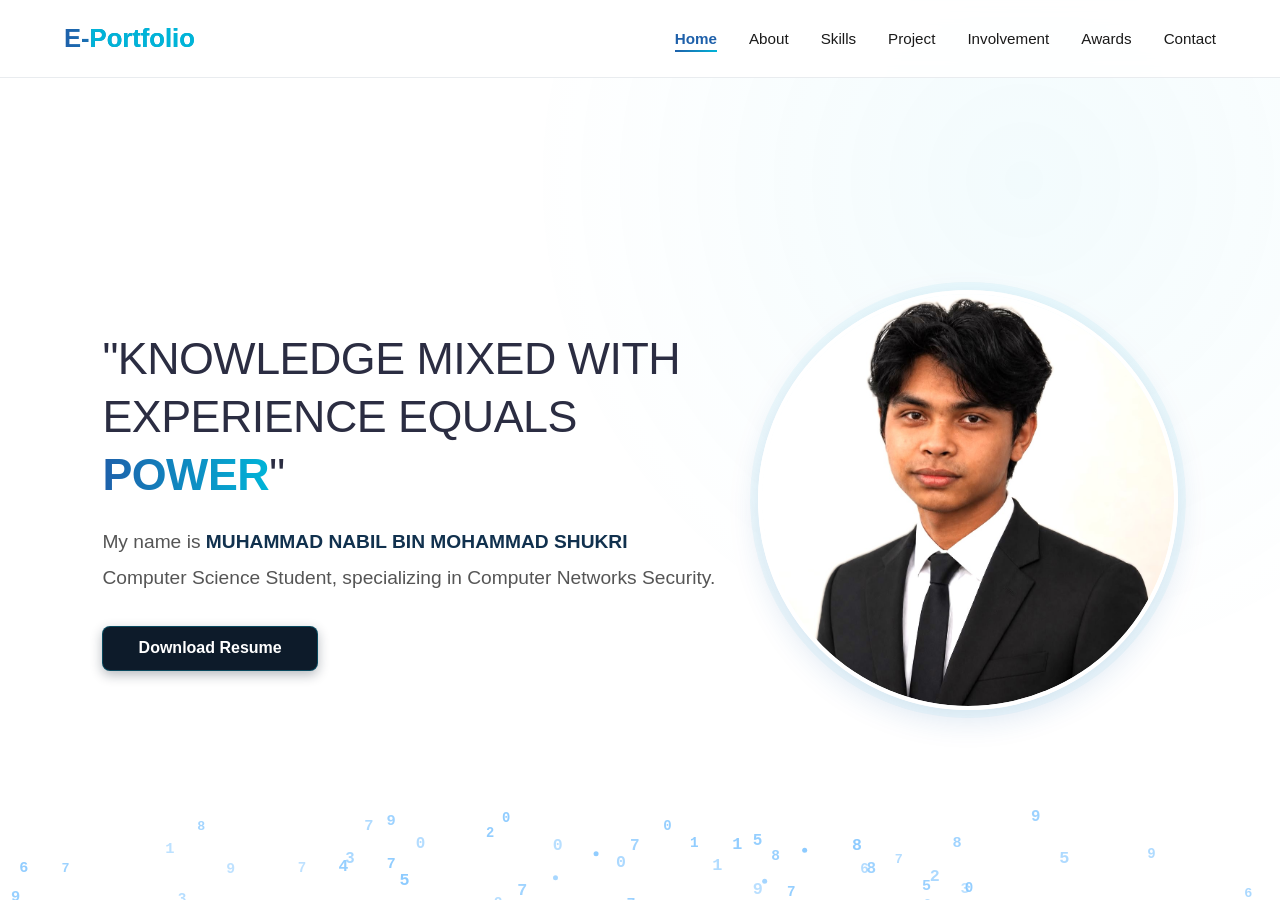
<file: index.html>
<!DOCTYPE html>
<html lang="ms">
<head>
    <meta charset="UTF-8">
    <meta name="viewport" content="width=device-width, initial-scale=1.0">
    <title>E-Portfolio | Home</title>
    <link rel="stylesheet" href="css/style.css">
</head>
<body class="page-animate-in">

    <canvas id="bg-animation"></canvas>

    <nav>
        <div class="logo">E-<span>Portfolio</span></div>
        <div class="nav-links">
            <a href="index.html" class="active">Home</a>
            <a href="about.html">About</a>
            <a href="skills.html">Skills</a>
            <a href="project.html">Project</a>
            <a href="involvement.html">Involvement</a>
            <a href="awards.html">Awards</a>
            <a href="contact.html">Contact</a>
        </div>
    </nav>

    <section class="hero">
        <div class="hero-content">
            <h1>"KNOWLEDGE MIXED WITH EXPERIENCE EQUALS <span>POWER</span>"</h1>
            <p style="margin-bottom: 0.3rem;">My name is <strong style="font-weight: 700; color: #11314e;">MUHAMMAD NABIL BIN MOHAMMAD SHUKRI</strong></p>
            <p style="margin-top: 0rem;"> Computer Science Student, specializing in Computer Networks Security.</p>
            <a href="resume/resume.pdf" download class="resume-button">Download Resume</a>
        </div>
        <div class="profile-container">
            <div class="slider-wrapper">
                <img src="images/profile1.jpeg" class="profile-pic active" alt="Profile 1">
            </div>
        </div>
    </section>

    <script src="js/script.js"></script>
</body>
</html>
</file>
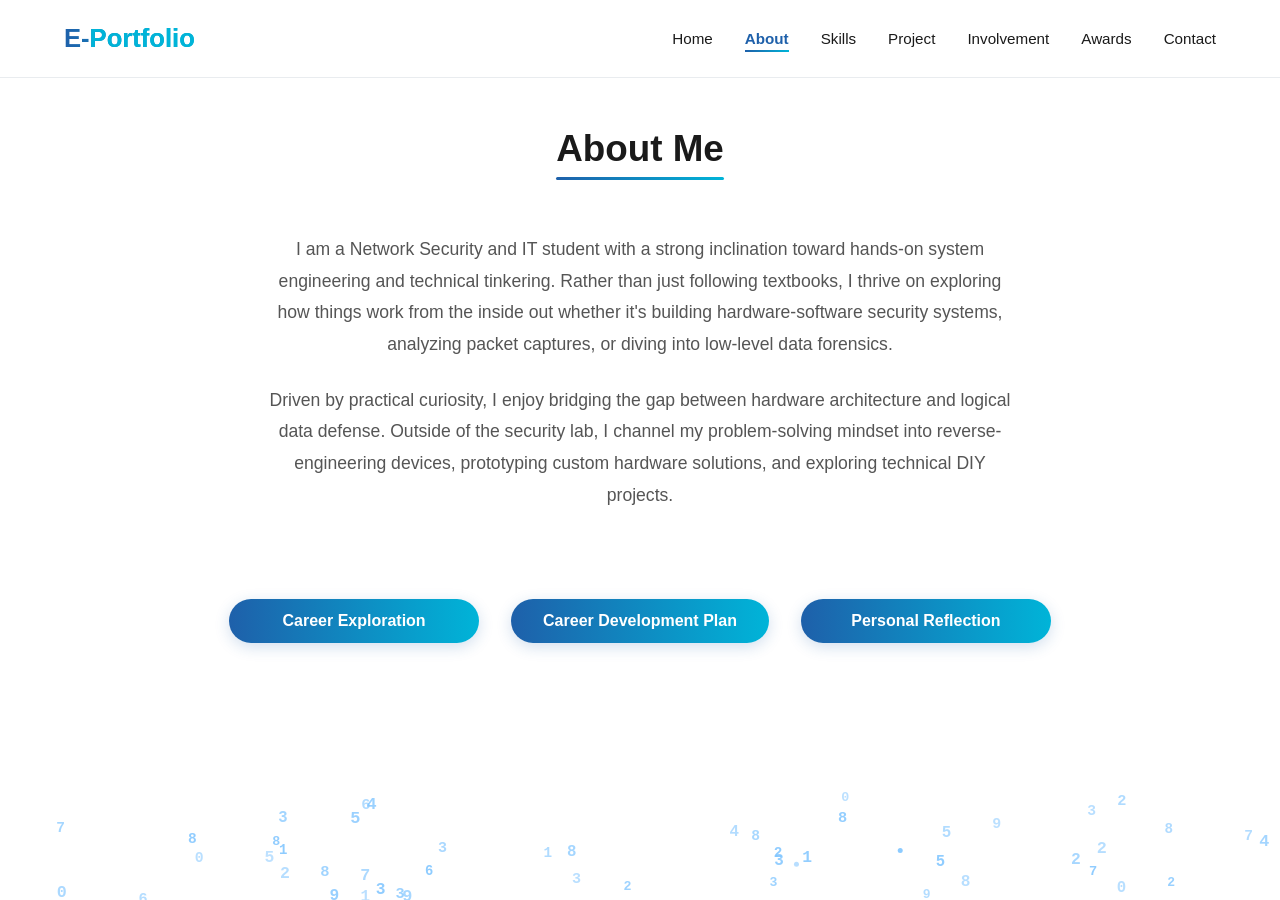
<file: about.html>
<!DOCTYPE html>
<html lang="ms">
<head>
    <meta charset="UTF-8">
    <meta name="viewport" content="width=device-width, initial-scale=1.0">
    <title>E-Portfolio | About Me</title>
    <link href='https://unpkg.com/boxicons@2.1.4/css/boxicons.min.css' rel='stylesheet'>
    <link rel="stylesheet" href="css/style.css">
</head>
<body class="page-animate-in">

    <canvas id="bg-animation"></canvas>

    <nav>
        <div class="logo">E-<span>Portfolio</span></div>
        <div class="nav-links">
            <a href="index.html">Home</a>
            <a href="about.html" class="active">About</a>
            <a href="skills.html">Skills</a>
            <a href="project.html">Project</a>
            <a href="involvement.html">Involvement</a>
            <a href="awards.html">Awards</a>
            <a href="contact.html">Contact</a>
        </div>
    </nav>

    <section class="about">
        <h2 class="section-title">About Me</h2>
        <div class="about-content">
            <div class="about-text">
                <p>I am a Network Security and IT student with a strong inclination toward hands-on system engineering and technical tinkering. Rather than just following textbooks, I thrive on exploring how things work from the inside out whether it's building hardware-software security systems, analyzing packet captures, or diving into low-level data forensics.</p>
                <p>Driven by practical curiosity, I enjoy bridging the gap between hardware architecture and logical data defense. Outside of the security lab, I channel my problem-solving mindset into reverse-engineering devices, prototyping custom hardware solutions, and exploring technical DIY projects.</p>
            </div>
        </div>

        <!-- SEKSYEN BUTANG ACADEMIC E-PORTFOLIO (CLEAN & MINIMALIS) -->
        <div class="rubric-buttons-container" style="margin-top: 4rem; display: flex; gap: 2rem; flex-wrap: wrap; width: 100%; justify-content: center; align-items: center;">
    
    <!-- DAH BUANG target="_blank" -->
    <a href="career-exploration.html" class="cta-button" style="display: inline-flex; align-items: center; justify-content: center; padding: 0.8rem 2rem; background: linear-gradient(90deg, var(--neon-blue), var(--neon-pink)); color: white; border: none; border-radius: 30px; font-size: 1rem; font-weight: 600; text-decoration: none; cursor: pointer; transition: all 0.3s ease; box-shadow: 0 4px 15px rgba(30, 96, 170, 0.2); min-width: 250px; text-align: center;">
        Career Exploration
    </a>

    <!-- DAH BUANG target="_blank" -->
    <a href="career-plan.html" class="cta-button" style="display: inline-flex; align-items: center; justify-content: center; padding: 0.8rem 2rem; background: linear-gradient(90deg, var(--neon-blue), var(--neon-pink)); color: white; border: none; border-radius: 30px; font-size: 1rem; font-weight: 600; text-decoration: none; cursor: pointer; transition: all 0.3s ease; box-shadow: 0 4px 15px rgba(30, 96, 170, 0.2); min-width: 250px; text-align: center;">
        Career Development Plan
    </a>

    <!-- DAH BUANG target="_blank" -->
    <a href="reflection.html" class="cta-button" style="display: inline-flex; align-items: center; justify-content: center; padding: 0.8rem 2rem; background: linear-gradient(90deg, var(--neon-blue), var(--neon-pink)); color: white; border: none; border-radius: 30px; font-size: 1rem; font-weight: 600; text-decoration: none; cursor: pointer; transition: all 0.3s ease; box-shadow: 0 4px 15px rgba(30, 96, 170, 0.2); min-width: 250px; text-align: center;">
        Personal Reflection
    </a>

</div>
    </section>

    <script src="js/script.js"></script>
</body>
</html>
</file>
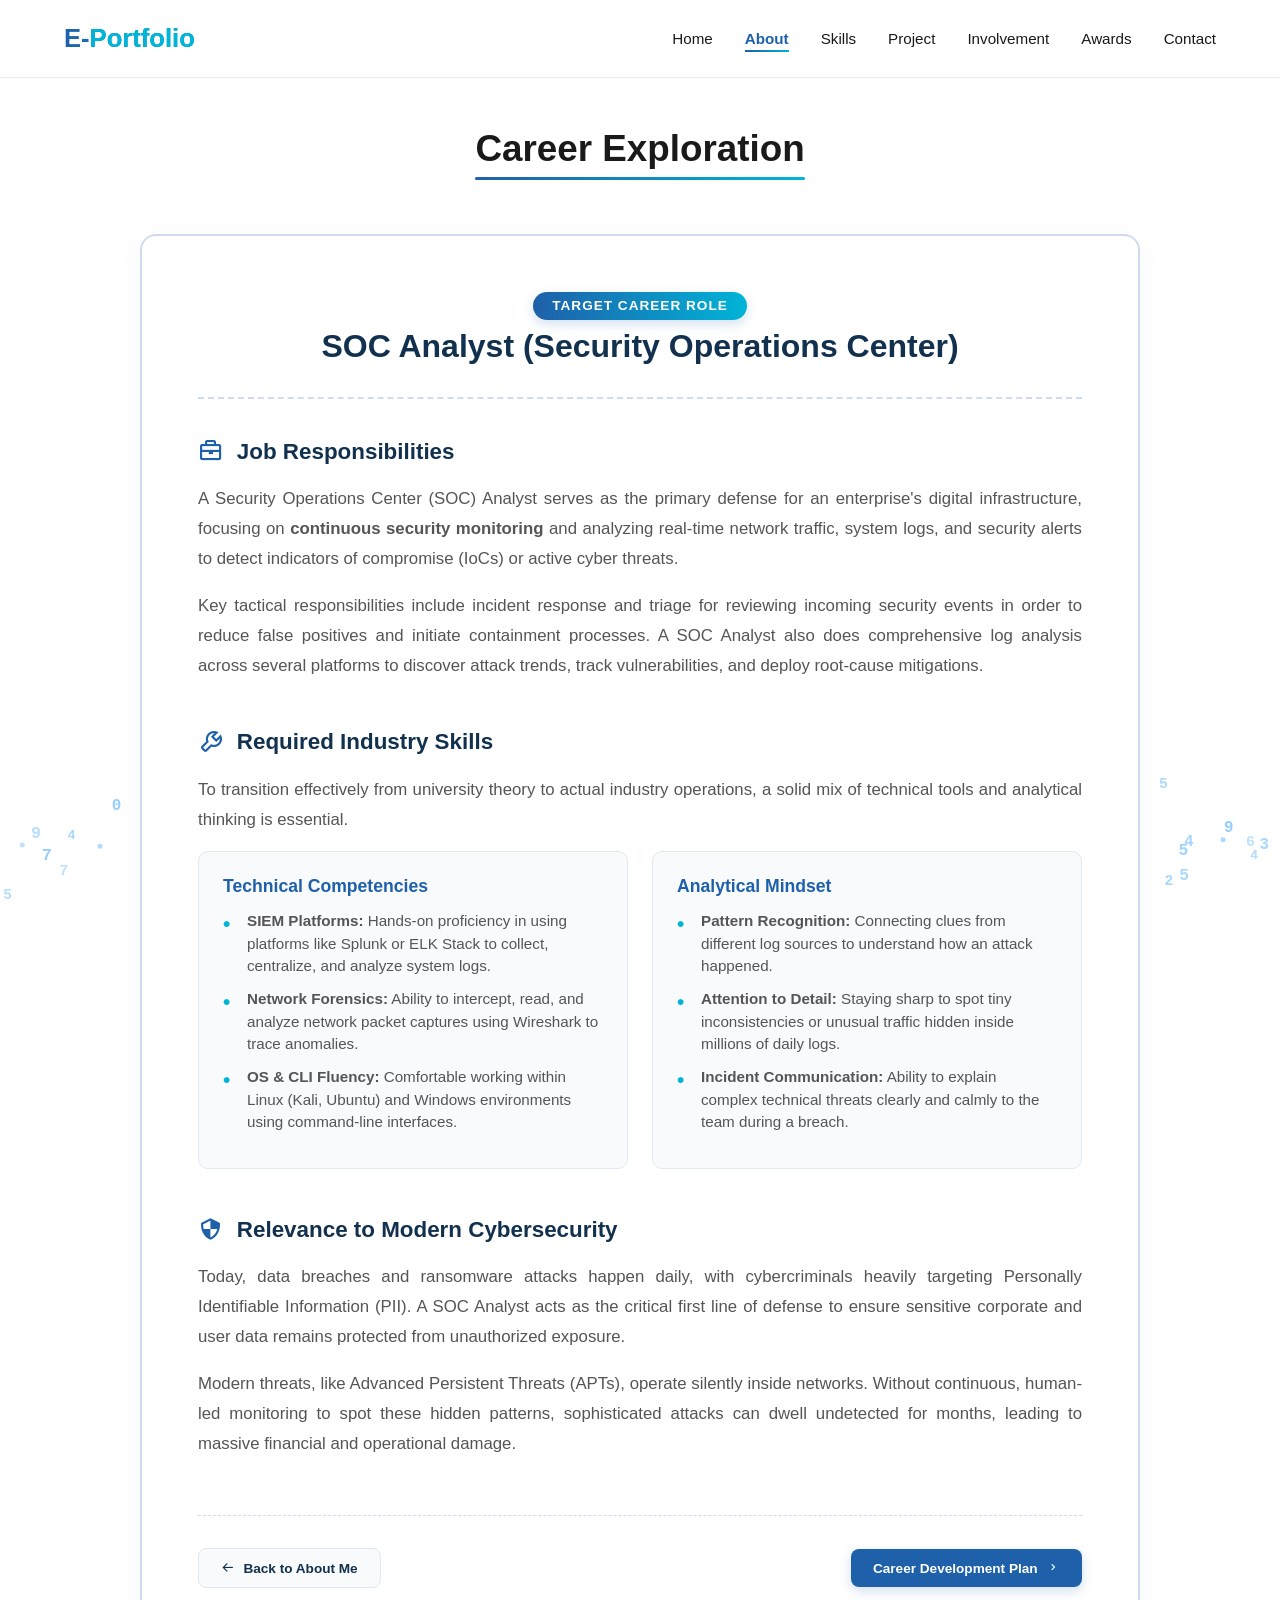
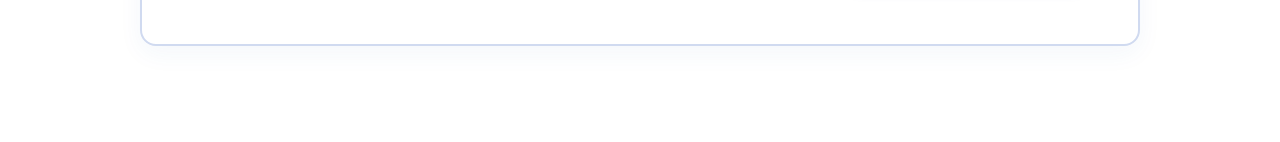
<file: career-exploration.html>
<!DOCTYPE html>
<html lang="en">
<head>
    <meta charset="UTF-8">
    <meta name="viewport" content="width=device-width, initial-scale=1.0">
    <title>Career Exploration</title>
    <link href='https://unpkg.com/boxicons@2.1.4/css/boxicons.min.css' rel='stylesheet'>
    <link rel="stylesheet" href="css/style.css">
    <style>
        /* CSS Tambahan Khusus untuk Halaman Dokumen Akademik */
        .exploration-container {
            max-width: 1000px;
            margin: 0 auto;
            background-color: var(--card-bg);
            padding: 3.5rem;
            border-radius: 16px;
            border: 2px solid var(--border-strong);
            box-shadow: 0 8px 24px rgba(30, 96, 170, 0.05);
            z-index: 2;
            position: relative;
        }

        .role-header {
            border-bottom: 2px dashed var(--border-strong);
            padding-bottom: 2rem;
            margin-bottom: 2.5rem;
            text-align: center;
        }

        .role-title {
            font-size: 2rem;
            color: #11314e; /* Biru gelap premium sebijik macam nama kau */
            margin-top: 0.5rem;
            font-weight: 700;
        }

        .role-badge {
            display: inline-block;
            background: linear-gradient(90deg, var(--neon-blue), var(--neon-pink));
            color: white;
            padding: 0.4rem 1.2rem;
            font-size: 0.85rem;
            font-weight: 600;
            border-radius: 30px;
            text-transform: uppercase;
            letter-spacing: 1px;
            box-shadow: 0 4px 12px rgba(30, 96, 170, 0.2);
        }

        .sub-content-section {
            margin-bottom: 3rem;
        }

        .sub-content-section h3 {
            font-size: 1.4rem;
            color: #11314e;
            margin-bottom: 1.2rem;
            display: flex;
            align-items: center;
            gap: 0.8rem;
            font-weight: 600;
        }

        .sub-content-section h3 i {
            color: var(--neon-blue);
            font-size: 1.6rem;
        }

        .sub-content-section p {
            color: var(--text-muted);
            line-height: 1.8;
            font-size: 1.05rem;
            text-align: justify;
            margin-bottom: 1rem;
        }

        .skills-list-group {
            display: grid;
            grid-template-columns: 1fr 1fr;
            gap: 1.5rem;
            margin-top: 1rem;
        }

        .skill-list-card {
            background-color: var(--tool-bg);
            border: 1px solid var(--border-tool);
            padding: 1.5rem;
            border-radius: 10px;
        }

        .skill-list-card h4 {
            color: var(--neon-blue);
            font-size: 1.1rem;
            margin-bottom: 0.8rem;
            font-weight: 600;
        }

        .skill-list-card ul {
            list-style-type: none;
            padding-left: 0;
        }

        .skill-list-card ul li {
            color: var(--text-muted);
            margin-bottom: 0.6rem;
            position: relative;
            padding-left: 1.5rem;
            font-size: 0.95rem;
            line-height: 1.5;
        }

        .skill-list-card ul li::before {
            content: "\2022";
            color: var(--neon-pink);
            font-weight: bold;
            font-size: 1.3rem;
            position: absolute;
            left: 0;
            top: -2px;
        }

        /* SYSTEM 2-BUTTON NAVIGATION STYLING */
        .artifact-nav-group {
            display: grid;
            grid-template-columns: 1fr 1fr;
            align-items: center;
            gap: 1rem;
            margin-top: 3.5rem;
            border-top: 1px dashed var(--border-strong);
            padding-top: 2rem;
        }

        .art-nav-btn {
            display: inline-flex;
            align-items: center;
            justify-content: center;
            gap: 0.5rem;
            padding: 0.7rem 1.4rem;
            font-size: 0.85rem;
            font-weight: 600;
            border-radius: 8px;
            text-decoration: none;
            transition: all 0.3s ease;
            white-space: nowrap;
        }

        .btn-left {
            background-color: var(--tool-bg);
            color: #11314e;
            border: 1px solid var(--border-tool);
            justify-self: start;
        }

        .btn-left:hover {
            border-color: var(--neon-blue);
            background-color: rgba(30, 96, 170, 0.05);
        }

        .btn-right {
            background: linear-gradient(135deg, var(--neon-blue), #1e60aa);
            color: white;
            border: none;
            justify-self: end;
            box-shadow: 0 4px 12px rgba(30, 96, 170, 0.2);
        }

        .btn-right:hover {
            transform: translateY(-1px);
            box-shadow: 0 6px 16px rgba(30, 96, 170, 0.3);
        }

        @media (max-width: 768px) {
            .exploration-container {
                padding: 2rem 1.5rem;
            }
            .skills-list-group {
                grid-template-columns: 1fr;
            }
            /* Menukarkan susunan butang ke menegak di paparan mobile */
            .artifact-nav-group {
                grid-template-columns: 1fr;
                gap: 0.8rem;
            }
            .art-nav-btn {
                width: 100%;
                justify-self: center !important;
            }
        }
    </style>
</head>
<body class="page-animate-in">

    <canvas id="bg-animation"></canvas>

    <nav>
        <div class="logo">E-<span>Portfolio</span></div>
        <div class="nav-links">
            <a href="index.html">Home</a>
            <a href="about.html" class="active">About</a>
            <a href="skills.html">Skills</a>
            <a href="project.html">Project</a>
            <a href="involvement.html">Involvement</a>
            <a href="awards.html">Awards</a>
            <a href="contact.html">Contact</a>
        </div>
    </nav>

    <section class="about">
        <h2 class="section-title">Career Exploration</h2>
        
        <div class="exploration-container">
            
            <div class="role-header">
                <span class="role-badge">Target Career Role</span>
                <h3 class="role-title">SOC Analyst (Security Operations Center)</h3>
            </div>

            <div class="sub-content-section">
                <h3><i class='bx bx-briefcase'></i> Job Responsibilities</h3>
                <p>
                    A Security Operations Center (SOC) Analyst serves as the primary defense for an enterprise's digital infrastructure, focusing on <strong>continuous security monitoring</strong> and analyzing real-time network traffic, system logs, and security alerts to detect indicators of compromise (IoCs) or active cyber threats.
                </p>
                <p>
                    Key tactical responsibilities include incident response and triage for reviewing incoming security events in order to reduce false positives and initiate containment processes. A SOC Analyst also does comprehensive log analysis across several platforms to discover attack trends, track vulnerabilities, and deploy root-cause mitigations.
                </p>
            </div>

            <!-- BAHAGIAN REQUIRED INDUSTRY SKILLS (DAH RINGKAS & STRAIGHT TO THE POINT) -->
            <div class="sub-content-section">
                <h3><i class='bx bx-wrench'></i> Required Industry Skills</h3>
                <p>
                    To transition effectively from university theory to actual industry operations, a solid mix of technical tools and analytical thinking is essential.
                </p>
                
                <div class="skills-list-group">
                    <div class="skill-list-card">
                        <h4>Technical Competencies</h4>
                        <ul>
                            <li><strong>SIEM Platforms:</strong> Hands-on proficiency in using platforms like Splunk or ELK Stack to collect, centralize, and analyze system logs.</li>
                            <li><strong>Network Forensics:</strong> Ability to intercept, read, and analyze network packet captures using Wireshark to trace anomalies.</li>
                            <li><strong>OS & CLI Fluency:</strong> Comfortable working within Linux (Kali, Ubuntu) and Windows environments using command-line interfaces.</li>
                        </ul>
                    </div>

                    <div class="skill-list-card">
                        <h4>Analytical Mindset</h4>
                        <ul>
                            <li><strong>Pattern Recognition:</strong> Connecting clues from different log sources to understand how an attack happened.</li>
                            <li><strong>Attention to Detail:</strong> Staying sharp to spot tiny inconsistencies or unusual traffic hidden inside millions of daily logs.</li>
                            <li><strong>Incident Communication:</strong> Ability to explain complex technical threats clearly and calmly to the team during a breach.</li>
                        </ul>
                    </div>
                </div>
            </div>

            <!-- BAHAGIAN RELEVANCE TO MODERN CYBERSECURITY (DAH RINGKAS & STRATEGIK) -->
            <div class="sub-content-section" style="margin-bottom: 1.5rem;">
                <h3><i class='bx bx-shield-quarter'></i> Relevance to Modern Cybersecurity</h3>
                <p>
                    Today, data breaches and ransomware attacks happen daily, with cybercriminals heavily targeting Personally Identifiable Information (PII). A SOC Analyst acts as the critical first line of defense to ensure sensitive corporate and user data remains protected from unauthorized exposure.
                </p>
                <p>
                    Modern threats, like Advanced Persistent Threats (APTs), operate silently inside networks. Without continuous, human-led monitoring to spot these hidden patterns, sophisticated attacks can dwell undetected for months, leading to massive financial and operational damage.
                </p>
            </div>

            <!-- DUA BUTANG NAVIGASI BARU (Kiri & Kanan) -->
            <div class="artifact-nav-group">
                <a href="about.html" class="art-nav-btn btn-left">
                    <i class='bx bx-arrow-back'></i> Back to About Me
                </a>
                <a href="career-plan.html" class="art-nav-btn btn-right">
                    Career Development Plan <i class='bx bx-chevron-right'></i>
                </a>
            </div>

        </div>
    </section>

    <script src="js/script.js"></script>
</body>
</html>
</file>
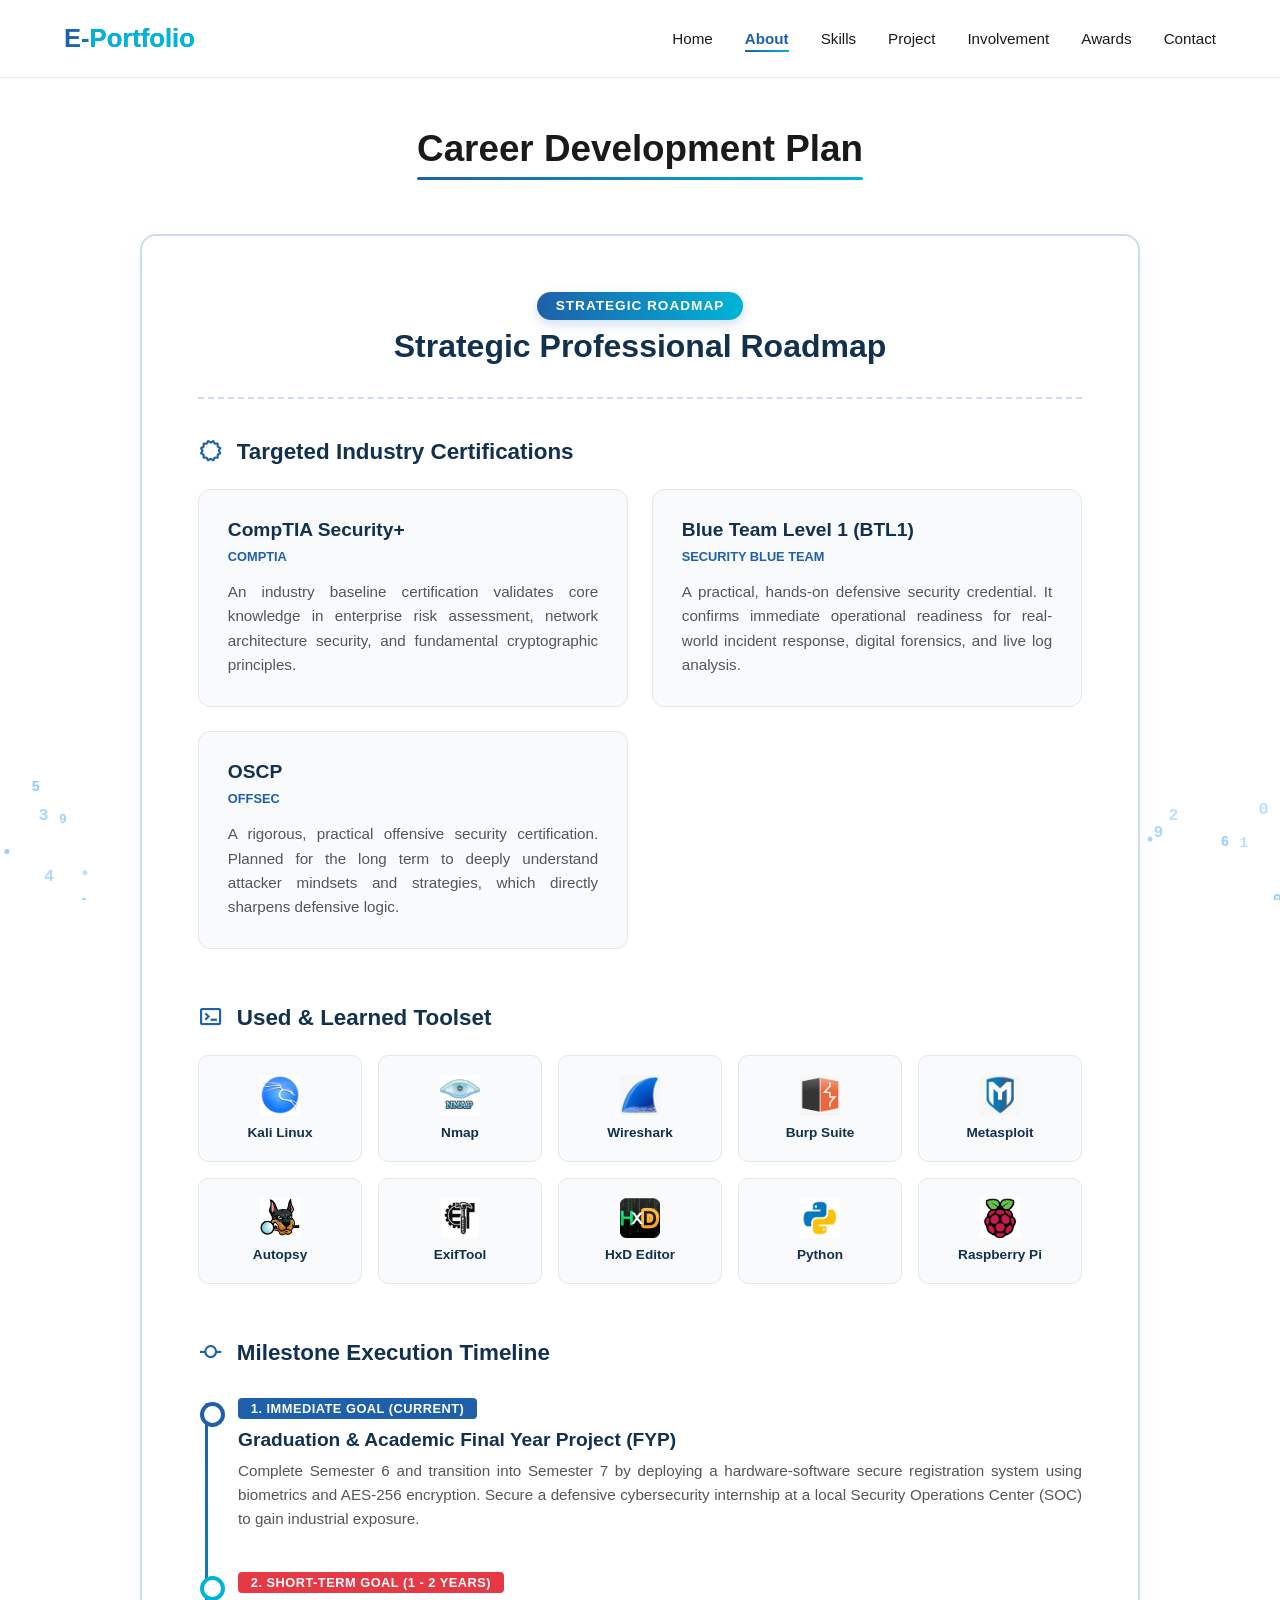
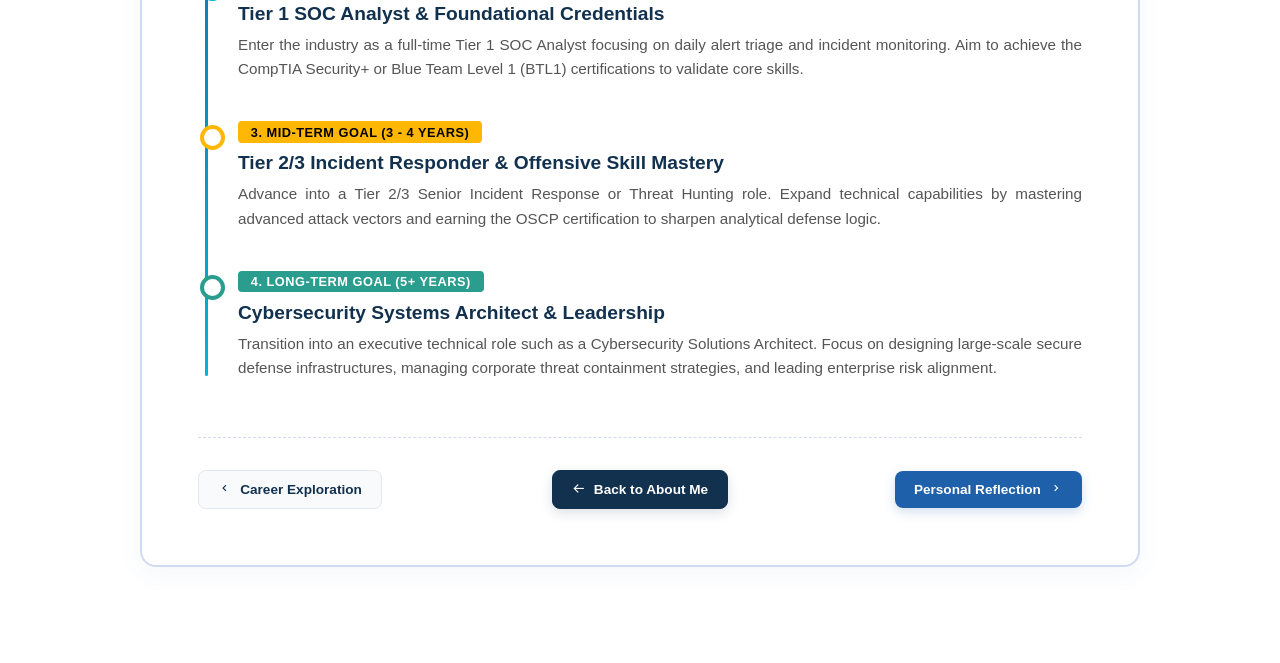
<file: career-plan.html>
<!DOCTYPE html>
<html lang="en">
<head>
    <meta charset="UTF-8">
    <meta name="viewport" content="width=device-width, initial-scale=1.0">
    <title>Career Development Plan</title>
    <link href='https://unpkg.com/boxicons@2.1.4/css/boxicons.min.css' rel='stylesheet'>
    <link rel="stylesheet" href="css/style.css">
    <style>
        .plan-container {
            max-width: 1000px;
            margin: 0 auto;
            background-color: var(--card-bg);
            padding: 3.5rem;
            border-radius: 16px;
            border: 2px solid var(--border-strong);
            box-shadow: 0 8px 24px rgba(30, 96, 170, 0.05);
            z-index: 2;
            position: relative;
        }

        .plan-header {
            border-bottom: 2px dashed var(--border-strong);
            padding-bottom: 2rem;
            margin-bottom: 2.5rem;
            text-align: center;
        }

        .plan-title {
            font-size: 2rem;
            color: #11314e;
            margin-top: 0.5rem;
            font-weight: 700;
        }

        .plan-badge {
            display: inline-block;
            background: linear-gradient(90deg, var(--neon-blue), var(--neon-pink));
            color: white;
            padding: 0.4rem 1.2rem;
            font-size: 0.85rem;
            font-weight: 600;
            border-radius: 30px;
            text-transform: uppercase;
            letter-spacing: 1px;
            box-shadow: 0 4px 12px rgba(30, 96, 170, 0.2);
        }

        .plan-section {
            margin-bottom: 3.5rem;
        }

        .plan-section h3 {
            font-size: 1.4rem;
            color: #11314e;
            margin-bottom: 1.5rem;
            display: flex;
            align-items: center;
            gap: 0.8rem;
            font-weight: 600;
        }

        .plan-section h3 i {
            color: var(--neon-blue);
            font-size: 1.6rem;
        }

        .grid-layout {
            display: grid;
            grid-template-columns: repeat(auto-fit, minmax(280px, 1fr));
            gap: 1.5rem;
        }

        /* CARD STYLE FOR CERTIFICATIONS */
        .cert-card {
            background-color: var(--tool-bg);
            border: 1px solid var(--border-tool);
            padding: 1.8rem;
            border-radius: 12px;
            position: relative;
            overflow: hidden;
        }

        .cert-card h4 {
            color: #11314e;
            font-size: 1.2rem;
            margin-bottom: 0.4rem;
            font-weight: 700;
        }

        .cert-issuer {
            display: inline-block;
            font-size: 0.8rem;
            color: var(--neon-blue);
            font-weight: 600;
            margin-bottom: 1rem;
            text-transform: uppercase;
        }

        .cert-card p {
            color: var(--text-muted);
            font-size: 0.95rem;
            line-height: 1.6;
            text-align: justify;
        }

        /* COMPACT IMAGE-BASED GRID FOR MULTIPLE TOOLS */
        .tools-minimal-grid {
            display: grid;
            grid-template-columns: repeat(auto-fit, minmax(140px, 1fr));
            gap: 1rem;
        }

        .tool-mini-card {
            background-color: var(--tool-bg);
            border: 1px solid var(--border-tool);
            padding: 1.2rem 0.8rem;
            border-radius: 10px;
            text-align: center;
            transition: all 0.3s ease;
            display: flex;
            flex-direction: column;
            align-items: center;
            justify-content: center;
        }

        .tool-mini-card:hover {
            border-color: var(--neon-blue);
            transform: translateY(-2px);
        }

        .tool-icon-img {
            width: 40px;
            height: 40px;
            object-fit: contain;
            margin-bottom: 0.6rem;
            transition: transform 0.3s ease;
        }

        .tool-mini-card:hover .tool-icon-img {
            transform: scale(1.1);
        }

        .tool-mini-card span {
            display: block;
            font-weight: 600;
            color: #11314e;
            font-size: 0.85rem;
            line-height: 1.2;
        }

        /* VISUAL 4-PHASE TIMELINE STYLING */
        .timeline-wrapper {
            position: relative;
            padding-left: 2.5rem;
            margin-top: 2rem;
        }

        .timeline-wrapper::before {
            content: '';
            position: absolute;
            left: 7px;
            top: 5px;
            bottom: 5px;
            width: 3px;
            background: linear-gradient(to bottom, var(--neon-blue), var(--neon-pink));
            border-radius: 2px;
        }

        .timeline-node {
            position: relative;
            margin-bottom: 2.5rem;
        }

        .timeline-node::before {
            content: '';
            position: absolute;
            left: -38px;
            top: 4px;
            width: 17px;
            height: 17px;
            border-radius: 50%;
            background-color: var(--card-bg);
            border: 4px solid var(--neon-blue);
            z-index: 2;
        }

        .timeline-node:nth-child(2)::before { border-color: var(--neon-pink); }
        .timeline-node:nth-child(3)::before { border-color: #ffb703; }
        .timeline-node:nth-child(4)::before { border-color: #2a9d8f; }

        .node-timeframe {
            display: inline-block;
            font-size: 0.8rem;
            font-weight: 700;
            color: white;
            background-color: #11314e;
            padding: 0.2rem 0.8rem;
            border-radius: 4px;
            margin-bottom: 0.6rem;
            text-transform: uppercase;
            letter-spacing: 0.5px;
        }

        .node-title {
            font-size: 1.2rem;
            color: #11314e;
            font-weight: 600;
            margin-bottom: 0.5rem;
        }

        .node-desc {
            color: var(--text-muted);
            font-size: 0.95rem;
            line-height: 1.6;
            text-align: justify;
        }

        /* 3-BUTTON NAVIGATION GROUP STYLING */
        .artifact-nav-group {
            display: grid;
            grid-template-columns: 1fr auto 1fr;
            align-items: center;
            gap: 1rem;
            margin-top: 3.5rem;
            border-top: 1px dashed var(--border-strong);
            padding-top: 2rem;
        }

        .art-nav-btn {
            display: inline-flex;
            align-items: center;
            justify-content: center;
            gap: 0.5rem;
            padding: 0.7rem 1.2rem;
            font-size: 0.85rem;
            font-weight: 600;
            border-radius: 8px;
            text-decoration: none;
            transition: all 0.3s ease;
            white-space: nowrap;
        }

        .btn-left {
            background-color: var(--tool-bg);
            color: #11314e;
            border: 1px solid var(--border-tool);
            justify-self: start;
        }

        .btn-left:hover {
            border-color: var(--neon-blue);
            background-color: rgba(30, 96, 170, 0.05);
        }

        .btn-center {
            background-color: #11314e;
            color: white;
            border: 1px solid #11314e;
            justify-self: center;
            box-shadow: 0 4px 12px rgba(17, 49, 78, 0.15);
        }

        .btn-center:hover {
            background-color: #1a446c;
            transform: translateY(-1px);
        }

        .btn-right {
            background: linear-gradient(135deg, var(--neon-blue), #1e60aa);
            color: white;
            border: none;
            justify-self: end;
            box-shadow: 0 4px 12px rgba(30, 96, 170, 0.2);
        }

        .btn-right:hover {
            transform: translateY(-1px);
            box-shadow: 0 6px 16px rgba(30, 96, 170, 0.3);
        }

        @media (max-width: 768px) {
            .plan-container { padding: 2rem 1.5rem; }
            .tools-minimal-grid { grid-template-columns: repeat(3, 1fr); }
            
            .artifact-nav-group {
                grid-template-columns: 1fr;
                gap: 0.8rem;
            }
            .art-nav-btn {
                width: 100%;
                justify-self: center !important;
            }
            .btn-center { order: 3; } 
        }
        @media (max-width: 480px) {
            .tools-minimal-grid { grid-template-columns: repeat(2, 1fr); }
        }
    </style>
</head>
<body class="page-animate-in">

    <canvas id="bg-animation"></canvas>

    <!-- Navigation Bar -->
    <nav>
        <div class="logo">E-<span>Portfolio</span></div>
        <div class="nav-links">
            <a href="index.html">Home</a>
            <a href="about.html" class="active">About</a>
            <a href="skills.html">Skills</a>
            <a href="project.html">Project</a>
            <a href="involvement.html">Involvement</a>
            <a href="awards.html">Awards</a>
            <a href="contact.html">Contact</a>
        </div>
    </nav>

    <section class="about">
        <h2 class="section-title">Career Development Plan</h2>
        
        <div class="plan-container">
            
            <div class="plan-header">
                <span class="plan-badge">Strategic Roadmap</span>
                <h3 class="plan-title">Strategic Professional Roadmap</h3>
            </div>

            <!-- SECTION 1: TARGETED CERTIFICATIONS (DAH RINGKAS) -->
            <div class="plan-section">
                <h3><i class='bx bx-certification'></i> Targeted Industry Certifications</h3>
                <div class="grid-layout">
                    
                    <div class="cert-card">
                        <h4>CompTIA Security+</h4>
                        <span class="cert-issuer">CompTIA</span>
                        <p>An industry baseline certification validates core knowledge in enterprise risk assessment, network architecture security, and fundamental cryptographic principles.</p>
                    </div>

                    <div class="cert-card">
                        <h4>Blue Team Level 1 (BTL1)</h4>
                        <span class="cert-issuer">Security Blue Team</span>
                        <p>A practical, hands-on defensive security credential. It confirms immediate operational readiness for real-world incident response, digital forensics, and live log analysis.</p>
                    </div>

                    <div class="cert-card">
                        <h4>OSCP</h4>
                        <span class="cert-issuer">OffSec</span>
                        <p>A rigorous, practical offensive security certification. Planned for the long term to deeply understand attacker mindsets and strategies, which directly sharpens defensive logic.</p>
                    </div>

                </div>
            </div>

            <!-- SECTION 2: TOOLS LEARNED & USED (UNTOUCHED / KEKAL SEPERTI ARAHAN) -->
            <div class="plan-section">
                <h3><i class='bx bx-terminal'></i> Used & Learned Toolset</h3>
                <div class="tools-minimal-grid">
                    
                    <div class="tool-mini-card">
                        <img src="images/kali.png" alt="Kali Linux" class="tool-icon-img">
                        <span>Kali Linux</span>
                    </div>

                    <div class="tool-mini-card">
                        <img src="images/nmap.png" alt="Nmap" class="tool-icon-img">
                        <span>Nmap</span>
                    </div>

                    <div class="tool-mini-card">
                        <img src="images/wireshark.png" alt="Wireshark" class="tool-icon-img">
                        <span>Wireshark</span>
                    </div>

                    <div class="tool-mini-card">
                        <img src="images/burpsuite.png" alt="Burp Suite" class="tool-icon-img">
                        <span>Burp Suite</span>
                    </div>

                    <div class="tool-mini-card">
                        <img src="images/metasploit.png" alt="Metasploit" class="tool-icon-img">
                        <span>Metasploit</span>
                    </div>

                    <div class="tool-mini-card">
                        <img src="images/autopsy.png" alt="Autopsy" class="tool-icon-img">
                        <span>Autopsy</span>
                    </div>

                    <div class="tool-mini-card">
                        <img src="images/exiftool.png" alt="ExifTool" class="tool-icon-img">
                        <span>ExifTool</span>
                    </div>

                    <div class="tool-mini-card">
                        <img src="images/hxd.png" alt="HxD Hex Editor" class="tool-icon-img">
                        <span>HxD Editor</span>
                    </div>

                    <div class="tool-mini-card">
                        <img src="images/python.png" alt="Python" class="tool-icon-img">
                        <span>Python</span>
                    </div>

                    <div class="tool-mini-card">
                        <img src="images/raspberry.png" alt="Raspberry Pi" class="tool-icon-img">
                        <span>Raspberry Pi</span>
                    </div>

                </div>
            </div>

            <!-- SECTION 3: MILESTONE EXECUTION TIMELINE (PENDEK & STRATEGIK) -->
            <div class="plan-section" style="margin-bottom: 1.5rem;">
                <h3><i class='bx bx-git-commit'></i> Milestone Execution Timeline</h3>
                
                <div class="timeline-wrapper">
                    
                    <div class="timeline-node">
                        <span class="node-timeframe" style="background-color: #1e60aa;">1. Immediate Goal (Current)</span>
                        <h4 class="node-title">Graduation & Academic Final Year Project (FYP)</h4>
                        <p class="node-desc">
                            Complete Semester 6 and transition into Semester 7 by deploying a hardware-software secure registration system using biometrics and AES-256 encryption. Secure a defensive cybersecurity internship at a local Security Operations Center (SOC) to gain industrial exposure.
                        </p>
                    </div>

                    <div class="timeline-node">
                        <span class="node-timeframe" style="background-color: #e63946;">2. Short-Term Goal (1 - 2 Years)</span>
                        <h4 class="node-title">Tier 1 SOC Analyst & Foundational Credentials</h4>
                        <p class="node-desc">
                            Enter the industry as a full-time Tier 1 SOC Analyst focusing on daily alert triage and incident monitoring. Aim to achieve the CompTIA Security+ or Blue Team Level 1 (BTL1) certifications to validate core skills.
                        </p>
                    </div>

                    <div class="timeline-node">
                        <span class="node-timeframe" style="background-color: #ffb703; color: #000;">3. Mid-Term Goal (3 - 4 Years)</span>
                        <h4 class="node-title">Tier 2/3 Incident Responder & Offensive Skill Mastery</h4>
                        <p class="node-desc">
                            Advance into a Tier 2/3 Senior Incident Response or Threat Hunting role. Expand technical capabilities by mastering advanced attack vectors and earning the OSCP certification to sharpen analytical defense logic.
                        </p>
                    </div>

                    <div class="timeline-node" style="margin-bottom: 0;">
                        <span class="node-timeframe" style="background-color: #2a9d8f;">4. Long-Term Goal (5+ Years)</span>
                        <h4 class="node-title">Cybersecurity Systems Architect & Leadership</h4>
                        <p class="node-desc">
                            Transition into an executive technical role such as a Cybersecurity Solutions Architect. Focus on designing large-scale secure defense infrastructures, managing corporate threat containment strategies, and leading enterprise risk alignment.
                        </p>
                    </div>

                </div>
            </div>

            <!-- SYSTEM 3 BUTANG (Kiri, Tengah, Kanan) -->
            <div class="artifact-nav-group">
                <a href="career-exploration.html" class="art-nav-btn btn-left">
                    <i class='bx bx-chevron-left'></i> Career Exploration
                </a>
                <a href="about.html" class="art-nav-btn btn-center">
                    <i class='bx bx-arrow-back'></i> Back to About Me
                </a>
                <a href="reflection.html" class="art-nav-btn btn-right">
                    Personal Reflection <i class='bx bx-chevron-right'></i>
                </a>
            </div>

        </div>
    </section>

    <script src="js/script.js"></script>
</body>
</html>
</file>
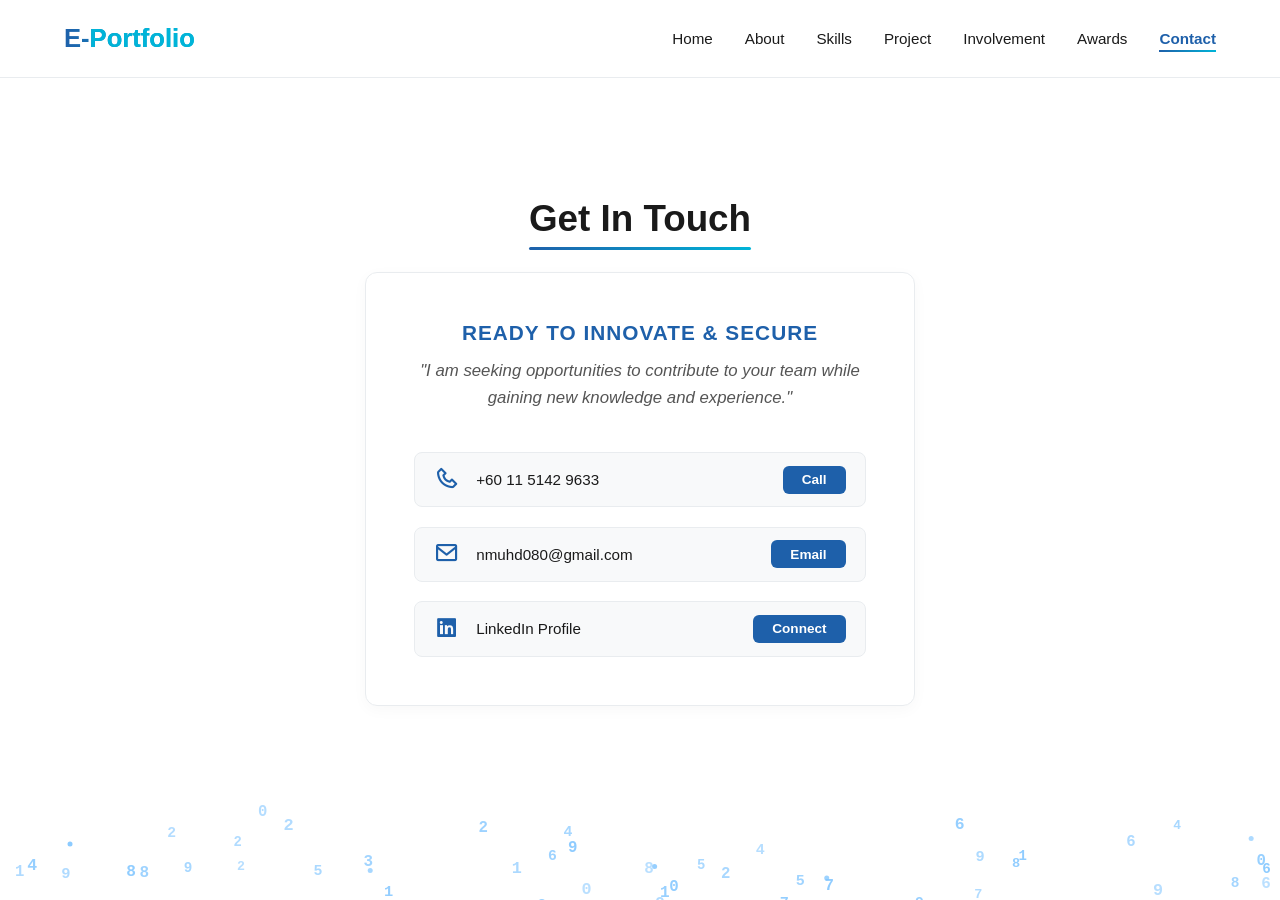
<file: contact.html>
<!DOCTYPE html>
<html lang="en">
<head>
    <meta charset="UTF-8">
    <meta name="viewport" content="width=device-width, initial-scale=1.0">
    <title>E-Portfolio | Contact</title>
    <link href='https://unpkg.com/boxicons@2.1.4/css/boxicons.min.css' rel='stylesheet'>
    <link rel="stylesheet" href="css/style.css">
</head>
<body class="page-animate-in">

    <canvas id="bg-animation"></canvas>

    <nav>
        <div class="logo">E-<span>Portfolio</span></div>
        <div class="nav-links">
            <a href="index.html">Home</a>
            <a href="about.html">About</a>
            <a href="skills.html">Skills</a>
            <a href="project.html">Project</a>
            <a href="involvement.html">Involvement</a>
            <a href="awards.html">Awards</a>
            <a href="contact.html" class="active">Contact</a>
        </div>
    </nav>

    <section class="contact-section" style="display: flex; flex-direction: column; justify-content: center; align-items: center; min-height: 100vh; padding-top: 100px;">
        <h2 class="section-title" style="margin-bottom: 2rem;">Get In Touch</h2>
        
        <div class="contact-container">
            <div class="contact-form" style="text-align: center; width: 100%; max-width: 550px;">
               
                <h4 style="color: var(--neon-blue); font-size: 1.3rem; font-weight: 700; text-transform: uppercase; letter-spacing: 1px; margin-bottom: 0.8rem;">
                    Ready to Innovate & Secure
                </h4>

                <p style="color: var(--text-muted); line-height: 1.6; margin-bottom: 2.5rem; font-size: 1.05rem; font-style: italic;">
                    "I am seeking opportunities to contribute to your team while gaining new knowledge and experience."
                </p>

                <div style="display: flex; flex-direction: column; gap: 1.2rem; align-items: center;">
                    
                    <div class="contact-info-item">
                        <i class='bx bx-phone'></i>
                        <span>+60 11 5142 9633</span>
                        <a href="tel:+601151429633" class="contact-mini-btn">Call</a>
                    </div>

                    <div class="contact-info-item">
                        <i class='bx bx-envelope'></i>
                        <span>nmuhd080@gmail.com</span>
                        <a href="mailto:nmuhd080@gmail.com" class="contact-mini-btn">Email</a>
                    </div>

                    <div class="contact-info-item">
                        <i class='bx bxl-linkedin-square'></i>
                        <span>LinkedIn Profile</span>
                        <a href="http://www.linkedin.com/in/muhammad-nabil-1374b4396" target="_blank" class="contact-mini-btn">Connect</a>
                    </div>

                </div>

            </div>
        </div>
    </section>

    <script src="js/script.js"></script>
</body>
</html>
</file>
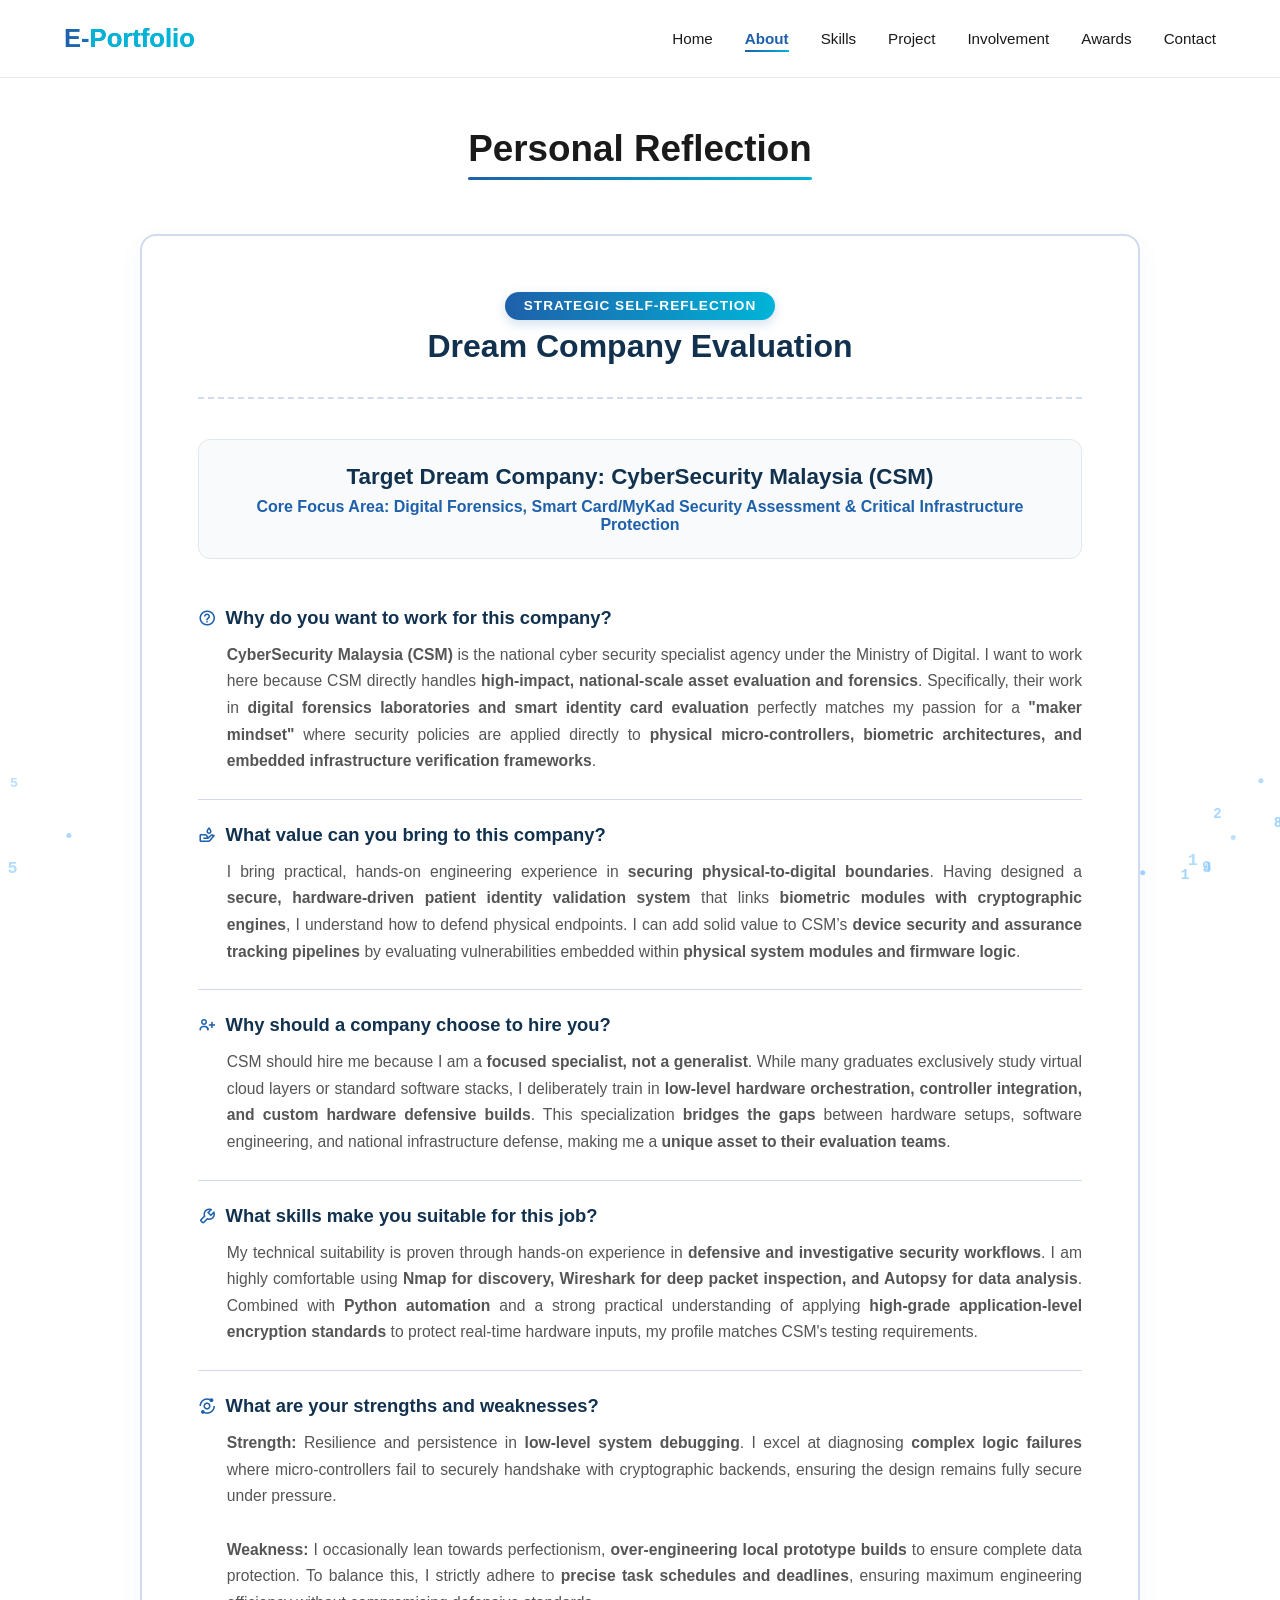
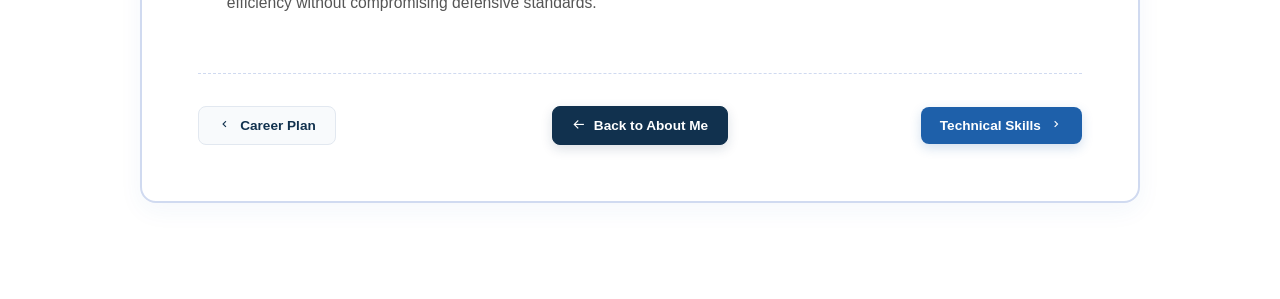
<file: reflection.html>
<!DOCTYPE html>
<html lang="en">
<head>
    <meta charset="UTF-8">
    <meta name="viewport" content="width=device-width, initial-scale=1.0">
    <title>Personal Reflection</title>
    <link href='https://unpkg.com/boxicons@2.1.4/css/boxicons.min.css' rel='stylesheet'>
    <link rel="stylesheet" href="css/style.css">
    <style>
        .reflection-container {
            max-width: 1000px;
            margin: 0 auto;
            background-color: var(--card-bg);
            padding: 3.5rem;
            border-radius: 16px;
            border: 2px solid var(--border-strong);
            box-shadow: 0 8px 24px rgba(30, 96, 170, 0.05);
            z-index: 2;
            position: relative;
        }

        .reflection-header {
            border-bottom: 2px dashed var(--border-strong);
            padding-bottom: 2rem;
            margin-bottom: 2.5rem;
            text-align: center;
        }

        .reflection-title {
            font-size: 2rem;
            color: #11314e;
            margin-top: 0.5rem;
            font-weight: 700;
        }

        .reflection-badge {
            display: inline-block;
            background: linear-gradient(90deg, var(--neon-blue), var(--neon-pink));
            color: white;
            padding: 0.4rem 1.2rem;
            font-size: 0.85rem;
            font-weight: 600;
            border-radius: 30px;
            text-transform: uppercase;
            letter-spacing: 1px;
            box-shadow: 0 4px 12px rgba(30, 96, 170, 0.2);
        }

        .company-intro {
            text-align: center;
            margin-bottom: 3rem;
            background-color: var(--tool-bg);
            padding: 1.5rem;
            border-radius: 12px;
            border: 1px solid var(--border-tool);
        }

        .company-intro h3 {
            color: #11314e;
            font-size: 1.4rem;
            margin-bottom: 0.5rem;
        }

        .company-intro p {
            color: var(--neon-blue);
            font-weight: 600;
            margin-bottom: 0;
        }

        .qa-section {
            margin-bottom: 2.5rem;
        }

        .qa-card {
            background-color: transparent;
            border-bottom: 1px solid var(--border-strong);
            padding-bottom: 1.5rem;
            margin-bottom: 1.5rem;
        }

        .qa-card:last-child {
            border-bottom: none;
            margin-bottom: 0;
            padding-bottom: 0;
        }

        .question {
            font-size: 1.15rem;
            color: #11314e;
            font-weight: 600;
            margin-bottom: 0.8rem;
            display: flex;
            align-items: center;
            gap: 0.6rem;
        }

        .question i {
            color: var(--neon-blue);
        }

        .answer {
            color: var(--text-muted);
            line-height: 1.7;
            font-size: 0.98rem;
            text-align: justify;
            padding-left: 1.8rem;
        }

        /* 3-BUTTON NAVIGATION GROUP STYLING */
        .artifact-nav-group {
            display: grid;
            grid-template-columns: 1fr auto 1fr;
            align-items: center;
            gap: 1rem;
            margin-top: 3.5rem;
            border-top: 1px dashed var(--border-strong);
            padding-top: 2rem;
        }

        .art-nav-btn {
            display: inline-flex;
            align-items: center;
            justify-content: center;
            gap: 0.5rem;
            padding: 0.7rem 1.2rem;
            font-size: 0.85rem;
            font-weight: 600;
            border-radius: 8px;
            text-decoration: none;
            transition: all 0.3s ease;
            white-space: nowrap;
        }

        .btn-left {
            background-color: var(--tool-bg);
            color: #11314e;
            border: 1px solid var(--border-tool);
            justify-self: start;
        }

        .btn-left:hover {
            border-color: var(--neon-blue);
            background-color: rgba(30, 96, 170, 0.05);
        }

        .btn-center {
            background-color: #11314e;
            color: white;
            border: 1px solid #11314e;
            justify-self: center;
            box-shadow: 0 4px 12px rgba(17, 49, 78, 0.15);
        }

        .btn-center:hover {
            background-color: #1a446c;
            transform: translateY(-1px);
        }

        .btn-right {
            background: linear-gradient(135deg, var(--neon-blue), #1e60aa);
            color: white;
            border: none;
            justify-self: end;
            box-shadow: 0 4px 12px rgba(30, 96, 170, 0.2);
        }

        .btn-right:hover {
            transform: translateY(-1px);
            box-shadow: 0 6px 16px rgba(30, 96, 170, 0.3);
        }

        @media (max-width: 768px) {
            .reflection-container { padding: 2rem 1.5rem; }
            .artifact-nav-group {
                grid-template-columns: 1fr;
                gap: 0.8rem;
            }
            .art-nav-btn {
                width: 100%;
                justify-self: center !important;
            }
            .btn-center { order: 3; } 
        }
    </style>
</head>
<body class="page-animate-in">

    <canvas id="bg-animation"></canvas>

    <!-- Navigation Bar -->
    <nav>
        <div class="logo">E-<span>Portfolio</span></div>
        <div class="nav-links">
            <a href="index.html">Home</a>
            <a href="about.html" class="active">About</a>
            <a href="skills.html">Skills</a>
            <a href="project.html">Project</a>
            <a href="involvement.html">Involvement</a>
            <a href="awards.html">Awards</a>
            <a href="contact.html">Contact</a>
        </div>
    </nav>

    <section class="about">
        <h2 class="section-title">Personal Reflection</h2>
        
        <div class="reflection-container">
            
            <div class="reflection-header">
                <span class="reflection-badge">Strategic Self-Reflection</span>
                <h3 class="reflection-title">Dream Company Evaluation</h3>
            </div>

            <!-- TARGET COMPANY SELECTION: CSM ONLY -->
            <div class="company-intro">
                <h3>Target Dream Company: <strong>CyberSecurity Malaysia (CSM)</strong></h3>
                <p>Core Focus Area: Digital Forensics, Smart Card/MyKad Security Assessment & Critical Infrastructure Protection</p>
            </div>

            <div class="qa-section">
                
                <!-- QUESTION 1 -->
                <div class="qa-card">
                    <h4 class="question"><i class='bx bx-help-circle'></i> Why do you want to work for this company?</h4>
                    <p class="answer">
                        <strong>CyberSecurity Malaysia (CSM)</strong> is the national cyber security specialist agency under the Ministry of Digital. I want to work here because CSM directly handles <strong>high-impact, national-scale asset evaluation and forensics</strong>. Specifically, their work in <strong>digital forensics laboratories and smart identity card evaluation</strong> perfectly matches my passion for a <strong>"maker mindset"</strong> where security policies are applied directly to <strong>physical micro-controllers, biometric architectures, and embedded infrastructure verification frameworks</strong>.
                    </p>
                </div>

                <!-- QUESTION 2 -->
                <div class="qa-card">
                    <h4 class="question"><i class='bx bx-donate-blood'></i> What value can you bring to this company?</h4>
                    <p class="answer">
                        I bring practical, hands-on engineering experience in <strong>securing physical-to-digital boundaries</strong>. Having designed a <strong>secure, hardware-driven patient identity validation system</strong> that links <strong>biometric modules with cryptographic engines</strong>, I understand how to defend physical endpoints. I can add solid value to CSM’s <strong>device security and assurance tracking pipelines</strong> by evaluating vulnerabilities embedded within <strong>physical system modules and firmware logic</strong>.
                    </p>
                </div>

                <!-- QUESTION 3 & 6 COMBINED -->
                <div class="qa-card">
                    <h4 class="question"><i class='bx bx-user-plus'></i> Why should a company choose to hire you?</h4>
                    <p class="answer">
                        CSM should hire me because I am a <strong>focused specialist, not a generalist</strong>. While many graduates exclusively study virtual cloud layers or standard software stacks, I deliberately train in <strong>low-level hardware orchestration, controller integration, and custom hardware defensive builds</strong>. This specialization <strong>bridges the gaps</strong> between hardware setups, software engineering, and national infrastructure defense, making me a <strong>unique asset to their evaluation teams</strong>.
                    </p>
                </div>

                <!-- QUESTION 4 -->
                <div class="qa-card">
                    <h4 class="question"><i class='bx bx-wrench'></i> What skills make you suitable for this job?</h4>
                    <p class="answer">
                        My technical suitability is proven through hands-on experience in <strong>defensive and investigative security workflows</strong>. I am highly comfortable using <strong>Nmap for discovery, Wireshark for deep packet inspection, and Autopsy for data analysis</strong>. Combined with <strong>Python automation</strong> and a strong practical understanding of applying <strong>high-grade application-level encryption standards</strong> to protect real-time hardware inputs, my profile matches CSM's testing requirements.
                    </p>
                </div>

                <!-- QUESTION 5 -->
                <div class="qa-card">
                    <h4 class="question"><i class='bx bx-analyse'></i> What are your strengths and weaknesses?</h4>
                    <p class="answer">
                        <strong>Strength:</strong> Resilience and persistence in <strong>low-level system debugging</strong>. I excel at diagnosing <strong>complex logic failures</strong> where micro-controllers fail to securely handshake with cryptographic backends, ensuring the design remains fully secure under pressure. <br><br>
                        <strong>Weakness:</strong> I occasionally lean towards perfectionism, <strong>over-engineering local prototype builds</strong> to ensure complete data protection. To balance this, I strictly adhere to <strong>precise task schedules and deadlines</strong>, ensuring maximum engineering efficiency without compromising defensive standards.
                    </p>
                </div>

            </div>

            <!-- SYSTEM 3 BUTANG (Kiri, Tengah, Kanan) -->
            <div class="artifact-nav-group">
                <a href="career-plan.html" class="art-nav-btn btn-left">
                    <i class='bx bx-chevron-left'></i> Career Plan
                </a>
                <a href="about.html" class="art-nav-btn btn-center">
                    <i class='bx bx-arrow-back'></i> Back to About Me
                </a>
                <a href="skills.html" class="art-nav-btn btn-right">
                    Technical Skills <i class='bx bx-chevron-right'></i>
                </a>
            </div>

        </div>
    </section>

    <script src="js/script.js"></script>
</body>
</html>
</file>
<file: css/style.css>
/* ==========================================================================
   1. GLOBAL STYLES & VARIABLES
   ========================================================================== */
:root {
  --neon-blue: #1e60aa;       /* Biru pekat untuk kontra atas latar cerah */
  --neon-pink: #00b4d8;       /* Cyan cerah */
  --neon-purple: #4ea8de;     /* Biru pastel */
  --light-bg: #ffffff;        /* Latar belakang utama: Putih */
  --light-gray-bg: #f8f9fa;   /* Latar belakang sekunder: Kelabu cerah */
  --card-bg: #ffffff;         /* Latar belakang kad: Putih bersih */
  --tool-bg: #f8fafc;         /* Latar belakang kotak alatan: Kelabu salji */
  --text-main: #1a1a1a;       /* Teks utama: Hitam/Gelap */
  --text-muted: #555555;      /* Teks sekunder: Kelabu gelap */
  --border-color: #e9ecef;    /* Garisan sempadan halus */
  --border-strong: #d0daf0;   /* Sempadan kad kuat (ton biru premium) */
  --border-tool: #e2e8f0;     /* Sempadan kotak alatan */
}

* {
    margin: 0;
    padding: 0;
    box-sizing: border-box;
    font-family: 'Segoe UI', Tahoma, Geneva, Verdana, sans-serif;
}

html {
    scroll-behavior: smooth;
}

body {
    background-color: var(--light-bg);
    color: var(--text-main);
    overflow-x: hidden;
}

/* ==========================================================================
   2. NAVIGATION BAR
   ========================================================================== */
nav {
    display: flex;
    justify-content: space-between;
    align-items: center;
    padding: 1.5rem 5%;
    position: fixed;
    top: 0;
    left: 0;
    width: 100%;
    z-index: 1000; /* Lapisan atas menutupi kanvas animasi */
    background-color: rgba(255, 255, 255, 0.9);
    backdrop-filter: blur(10px);
    border-bottom: 1px solid var(--border-color);
}

.logo {
    font-size: 1.6rem;
    font-weight: 700;
    background: linear-gradient(90deg, var(--neon-blue), var(--neon-pink));
    -webkit-background-clip: text;
    background-clip: text;
    color: transparent;
}

.logo span {
    color: var(--neon-pink);
}

.nav-links {
    display: flex;
    gap: 2rem;
}

.nav-links a {
    color: var(--text-main);
    text-decoration: none;
    font-weight: 500;
    position: relative;
    transition: all 0.3s ease;
    font-size: 0.95rem;
}

.nav-links a:hover {
    color: var(--neon-blue);
}

.nav-links a::after {
    content: '';
    position: absolute;
    bottom: -5px;
    left: 0;
    width: 0;
    height: 2px;
    background: linear-gradient(90deg, var(--neon-blue), var(--neon-pink));
    transition: width 0.3s ease;
}

.nav-links a:hover::after {
    width: 100%;
}

/* Menandakan pautan halaman yang sedang aktif sekarang */
.nav-links a.active {
    color: var(--neon-blue);
    font-weight: 600;
}

.nav-links a.active::after {
    width: 100%;
}

/* ==========================================================================
   3. HERO SECTION (HOMEPAGE)
   ========================================================================== */
.hero {
    display: flex;
    justify-content: space-between;
    align-items: center;
    min-height: 100vh;
    padding: 0 8%;
    padding-top: 100px;
    gap: 40px;
    background: radial-gradient(circle at 80% 20%, rgba(0, 180, 216, 0.05), transparent 40%);
}

.hero-content {
    flex: 1.2;
    z-index: 2;
}

.hero h1 {
    font-size: 2.8rem;         /* REKOMENDED: Kecilkan dari 3.5rem ke 2.8rem supaya tak makan ruang */
    font-weight: 500;          /* Buat tulisan biasa jadi nipis sikit (lebih moden) */
    margin-bottom: 1.5rem;
    line-height: 1.3;          /* Tambah jarak antara baris atas dan bawah supaya tak rapat sangat */
    color: #2b2d42;            /* Ganti hitam pekat ke warna arang (charcoal) premium */
    letter-spacing: -0.5px;    /* Rapatkan sikit jarak huruf untuk impak reka bentuk profesional */
}

/* Pastikan perkataan POWER tu kekal tebal gila dan menyerlah */
.hero h1 span {
    font-weight: 800;          /* Kekalkan ketebalan maksimum untuk fokus perkataan POWER */
    background: linear-gradient(90deg, var(--neon-blue), var(--neon-pink), var(--neon-purple));
    -webkit-background-clip: text;
    background-clip: text;
    color: transparent;
    background-size: 200% 200%;
    animation: gradientShift 5s ease infinite;
}

.hero p {
    font-size: 1.2rem;
    margin-bottom: 2rem;
    line-height: 1.6;
    color: var(--text-muted);
}

.cta-button {
    display: inline-block;
    padding: 0.8rem 2rem;
    background: linear-gradient(90deg, var(--neon-blue), var(--neon-pink));
    color: white;
    border: none;
    border-radius: 30px;
    font-weight: 600;
    text-decoration: none;
    cursor: pointer;
    transition: all 0.3s ease;
    box-shadow: 0 4px 15px rgba(30, 96, 170, 0.2);
    position: relative;
    overflow: hidden;
}

.cta-button:hover {
    transform: translateY(-3px);
    box-shadow: 0 6px 20px rgba(30, 96, 170, 0.4);
}

.resume-button {
    display: inline-block;
    padding: 0.8rem 2.2rem;
    /* WARNA GELAP PREMIUM: Menggunakan ton biru siber gelap pekat mampat */
    background: #0d1b2a; 
    color: #ffffff;
    /* BENTUK PETAK CURVE SIKIT: Tukar dari 30px (bulat) ke 8px (petak berkurva estetik) */
    border-radius: 8px; 
    border: 1px solid rgba(0, 180, 216, 0.3); /* Sempadan glow nipis */
    font-weight: 600;
    text-decoration: none;
    cursor: pointer;
    transition: all 0.3s ease;
    /* Bayang-bayang gelap yang lembut */
    box-shadow: 0 4px 12px rgba(13, 27, 42, 0.3);
}

.resume-button:hover {
    /* Bila letak mouse, dia jadi cerah sikit atau ada effect naik */
    transform: translateY(-2px);
    background: #1b263b; /* Warna bertukar cerah sikit bila hover */
    border-color: var(--neon-pink); /* Sempadan menyala cyan */
    box-shadow: 0 6px 18px rgba(0, 180, 216, 0.2);
}

/* ==========================================================================
   4. FIXED ISOLATED SLIDER (HOMEPAGE HERO)
   ========================================================================== */
.profile-container {
    flex: 0.8;
    display: flex;
    justify-content: center;
    align-items: center;
    z-index: 2;
}

.slider-wrapper {
    width: 420px;
    height: 420px;
    border-radius: 50%;
    position: relative;         
    overflow: hidden;           
    border: 4px solid var(--light-bg);
    box-shadow: 0 10px 30px rgba(30, 96, 170, 0.15), 0 0 0 8px rgba(0, 180, 216, 0.05);
    animation: float 6s ease-in-out infinite; 
    isolation: isolate; 
}

.slider-wrapper .profile-pic {
    position: absolute;         
    top: 0;
    left: 0;
    width: 100%;                
    height: 100%;               
    object-fit: cover;          
    border-radius: 50%;
    opacity: 0;                 
    pointer-events: none;       
    transition: opacity 1s ease-in-out; 
    z-index: 1;
    animation: none; 
    border: none;
    box-shadow: none;
}

.slider-wrapper .profile-pic.active {
    opacity: 1;
    pointer-events: auto;
    z-index: 2;                 
}

/* ==========================================================================
   5. GENERAL SECTIONS CONFIGURATION & TITLES
   ========================================================================== */
.about, .skills-section, .project-section, .involvement-section, .awards-section, .contact-section {
    padding: 8rem 8% 6rem 8%; /* Jarak padding atas diselaraskan supaya tidak terlindung dek Navbar */
    background-color: transparent; 
    min-height: 100vh; /* Memastikan canvas latar belakang memenuhi ruang halaman kosong */
}

.section-title {
    font-size: 2.3rem;
    margin-bottom: 4rem;
    text-align: center;
    position: relative;
    display: block;
    width: max-content;
    margin-left: auto;
    margin-right: auto;
    color: var(--text-main);
}

.section-title::after {
    content: '';
    position: absolute;
    bottom: -10px;
    left: 0;
    width: 100%;
    height: 3px;
    background: linear-gradient(90deg, var(--neon-blue), var(--neon-pink));
    border-radius: 3px;
}

/* ==========================================================================
   6. ABOUT SECTION (FIXED VISUAL BUG)
   ========================================================================== */
.about-content {
    display: flex;
    flex-direction: column; /* Mengubah reka bentuk kepada menegak bagi mengelakkan teks lari herot */
    align-items: center;
    justify-content: center;
    text-align: center;
    width: 100%;
}

.about-text p {
    max-width: 750px;
    margin: 0 auto 1.5rem auto; /* Menyusun perenggan betul-betul di tengah-tengah halaman */
    line-height: 1.8;
    color: var(--text-muted);
    font-size: 1.1rem;
}

/* ==========================================================================
   7. SKILLS SECTION (WIDE-LAYOUT) - TOTAL ULTIMATE FIX
   ========================================================================== */
.vertical-skills-container {
    max-width: 1300px; 
    width: 100%;
    margin: 0 auto;
    display: flex;
    flex-direction: column;
    gap: 4rem;
    padding: 0 2%;
}

.skill-category-block {
    background-color: var(--card-bg);
    padding: 3rem;
    border-radius: 16px;
    border: 2px solid var(--border-strong); 
    box-shadow: 0 8px 24px rgba(30, 96, 170, 0.06); 
    position: relative;
    z-index: 2; 
}

.category-header {
    display: flex;
    align-items: center;
    gap: 1.2rem;
    margin-bottom: 0.5rem;
}

/* Memastikan ikon Boxicons kekal tegak dan selari dengan teks */
.category-main-icon {
    font-size: 2.5rem;
    color: var(--neon-blue);
    display: inline-flex;
    align-items: center;
    justify-content: center;
}

.category-header h3 {
    font-size: 1.6rem;
    color: var(--text-main);
    font-weight: 700;
}

.category-desc {
    color: var(--text-muted);
    font-size: 1.05rem;
    margin-bottom: 2.5rem;
    line-height: 1.5;
    border-bottom: 2px dashed #cbd5e1; 
    padding-bottom: 1.5rem;
}

.tools-grid {
    display: grid;
    grid-template-columns: repeat(auto-fit, minmax(320px, 1fr));
    gap: 2rem;
}

/* KOTAK UTAMA ALATAN */
.tool-item {
    background-color: var(--tool-bg); 
    padding: 1.8rem;
    border-radius: 10px;
    border: 1px solid var(--border-tool);
    transition: all 0.3s ease;
    display: flex;
    flex-direction: column;
    align-items: flex-start;
    justify-content: flex-start;
    overflow: hidden; /* Elak elemen dalam melimpah keluar */
}

.tool-item:hover {
    transform: translateY(-2px) translateX(5px); 
    border-color: var(--neon-blue);
    box-shadow: 0 6px 15px rgba(30, 96, 170, 0.12);
}

/* TARGET MAXIMUM KESELURUHAN IMEJ DALAM KOTAK (SIBER LOCK) */
.tool-item img,
.tool-item div img,
.tool-header img {
    width: 42px !important;
    height: 42px !important;
    max-width: 42px !important;
    max-height: 42px !important;
    object-fit: contain !important;
    margin-bottom: 1rem;
    display: inline-block !important;
    flex-shrink: 0 !important; /* Paksa gambar jangan kena lenyek/kemek */
}

/* JIKA KAU ADA DIV WRAPPER UNTUK HEADER UTK IKON & TEXT SEBARIS */
.tool-header, 
.tool-item > div:first-of-type {
    display: flex;
    align-items: center;
    gap: 1rem;
    width: 100%;
    margin-bottom: 0.5rem;
}

/* Mengawal susunan teks tajuk alatan */
.tool-item h4 {
    font-size: 1.2rem;
    color: var(--text-main);
    margin-bottom: 0.5rem;
    font-weight: 600;
    line-height: 1.2;
}

.tool-item p {
    color: var(--text-muted);
    font-size: 0.95rem;
    line-height: 1.6;
    margin-top: 0.5rem;
    clear: both;
}

/* ==========================================================================
   8. PORTFOLIO IMAGES GALLERY & LIGHTBOX POP-UP
   ========================================================================== */
.presentation-gallery {
    display: grid;
    grid-template-columns: repeat(3, 1fr); 
    gap: 2rem; 
    margin-top: 1.5rem;
}

.gallery-item {
    width: 100%;
    border-radius: 8px;
    overflow: hidden;
    border: 1px solid var(--border-color);
    box-shadow: 0 6px 15px rgba(0, 0, 0, 0.05);
    aspect-ratio: 3 / 2; 
}

.gallery-item img {
    width: 100%;
    height: 100%;
    object-fit: cover;
    display: block;
    cursor: pointer;
    transition: transform 0.3s ease;
}

.gallery-item:hover img {
    transform: scale(1.05);
}

/* Lightbox Modal Overlay */
.lightbox {
    display: none;
    position: fixed;
    z-index: 9999; 
    left: 0;
    top: 0;
    width: 100%;
    height: 100%;
    background-color: rgba(0, 0, 0, 0.9);
    justify-content: center;
    align-items: center;
}

.lightbox-content {
    max-width: 80%;
    max-height: 80%;
    border-radius: 6px;
    box-shadow: 0 5px 25px rgba(0,0,0,0.5);
    animation: zoomIn 0.3s ease;
}

.lightbox-close {
    position: absolute;
    top: 30px;
    right: 40px;
    color: #ffffff;
    font-size: 40px;
    font-weight: bold;
    cursor: pointer;
    transition: 0.2s;
}

.lightbox-close:hover {
    color: var(--neon-pink);
}

.lightbox-nav {
    position: absolute;
    top: 50%;
    transform: translateY(-50%);
    background: rgba(255, 255, 255, 0.1);
    border: none;
    color: white;
    font-size: 30px;
    padding: 15px 20px;
    cursor: pointer;
    border-radius: 5px;
    transition: 0.2s;
    user-select: none;
}

.lightbox-nav:hover {
    background: rgba(255, 255, 255, 0.3);
}

.nav-left { left: 5%; }
.nav-right { right: 5%; }

/* ==========================================================================
   9. PROJECT SECTION (FEATURED PROJECTS - WIDE SPECIFICATION)
   ========================================================================== */
.project-container {
    display: flex;
    flex-direction: column;
    gap: 3rem;                  
    max-width: 1300px;          
    margin: 0 auto;             
    width: 100%;
}

.project-card-wide {
    background-color: #ffffff;
    padding: 3.5rem 2.5rem 2.5rem 2.5rem; 
    border-radius: 16px;
    border: 2px solid var(--border-strong); 
    position: relative;
    z-index: 2;                 
    box-shadow: 0 8px 24px rgba(30, 96, 170, 0.04); 
    transition: all 0.3s ease;  
}

.project-card-wide:hover {
    transform: translateY(-4px); 
    border-color: var(--neon-pink); 
    box-shadow: 0 12px 30px rgba(0, 180, 216, 0.08); 
}

.project-badge {
    position: absolute;
    top: -14px;                 
    left: 25px;
    background: linear-gradient(90deg, var(--neon-blue), var(--neon-pink));
    color: #ffffff;
    padding: 0.4rem 1.2rem;
    font-size: 0.85rem;
    font-weight: 600;
    border-radius: 30px;
    box-shadow: 0 4px 12px rgba(30, 96, 170, 0.25);
    z-index: 5;
}

.project-tags {
    display: flex;
    gap: 0.6rem;
    flex-wrap: wrap;            
    margin-top: 1.2rem;
}

.project-tags span {
    background-color: var(--tool-bg);
    color: var(--neon-blue);
    padding: 0.3rem 0.9rem;
    font-size: 0.85rem;
    font-weight: 600;
    border-radius: 6px;
    border: 1px solid var(--border-strong);
    transition: all 0.2s ease;
}

.project-tags span:hover {
    background-color: var(--neon-blue);
    color: #ffffff;
}

.project-content-wrapper {
    display: flex;
    gap: 3rem;                  
    align-items: center;        
}

.project-info {
    flex: 1.2;
}

.project-media-grid {
    flex: 0.8;
    display: grid;
    gap: 1rem;                  
    width: 100%;
}

.triple-grid {
    grid-template-columns: repeat(3, 1fr);
}

.single-grid {
    grid-template-columns: 1fr;
}

.project-img-box {
    width: 100%;
    border-radius: 8px;
    overflow: hidden;           
    border: 1px solid var(--border-color);
    aspect-ratio: 3 / 2;        
    box-shadow: 0 4px 10px rgba(0, 0, 0, 0.04);
    cursor: pointer;            
}

.project-img-box img {
    width: 100%;
    height: 100%;
    object-fit: cover;          
    display: block;
    transition: transform 0.3s ease; 
}

.project-img-box:hover img {
    transform: scale(1.06);
}

.project-card-wide h3 {
    font-size: 1.5rem;
    color: var(--text-main);
    margin-bottom: 1rem;
    font-weight: 700;
    line-height: 1.3;
}

.project-card-wide p {
    color: var(--text-muted);
    line-height: 1.7;
    margin-bottom: 0px;        
    font-size: 1rem;
    text-align: justify;        
}

/* ==========================================================================
   10. INVOLVEMENT TIMELINE
   ========================================================================== */
.timeline {
    max-width: 800px;
    margin: 0 auto;
    position: relative;
    border-left: 2px solid var(--border-color);
    padding-left: 2rem;
}

.timeline-item {
    position: relative;
    margin-bottom: 3rem;
}

.timeline-dot {
    position: absolute;
    left: calc(-2rem - 7px);
    top: 5px;
    width: 12px;
    height: 12px;
    background-color: var(--neon-blue);
    border-radius: 50%;
}

.timeline-date {
    font-weight: 700;
    color: var(--neon-blue);
    margin-bottom: 0.5rem;
}

.timeline-content h3 {
    font-size: 1.3rem;
    margin-bottom: 0.5rem;
    color: var(--text-main);
}

.timeline-content p {
    color: var(--text-muted);
    line-height: 1.6;
}

/* ==========================================================================
   11. AWARDS & CONTACT FORM SECTION
   ========================================================================== */
.awards-container {
    display: grid;
    grid-template-columns: repeat(auto-fit, minmax(280px, 1fr));
    gap: 2.5rem;
}

.award-card {
    background-color: var(--card-bg);
    padding: 2.5rem 2rem;
    border-radius: 12px;
    border: 1px solid var(--border-color);
    text-align: center;
    z-index: 2;
    transition: all 0.3s ease;
    box-shadow: 0 4px 6px rgba(0,0,0,0.02);
}

.award-card:hover {
    transform: translateY(-5px);
    border-color: var(--neon-blue);
    box-shadow: 0 10px 20px rgba(30, 96, 170, 0.08);
}

.award-icon {
    font-size: 3rem;
    color: var(--neon-blue);
    margin-bottom: 1.5rem;
}

.award-card h3 {
    margin-bottom: 1rem;
    font-size: 1.3rem;
    color: var(--text-main);
}

.award-card p {
    color: var(--text-muted);
    line-height: 1.5;
}

.contact-container {
    max-width: 600px;
    margin: 0 auto;
}

.contact-form {
    background-color: var(--card-bg);
    padding: 3rem;
    border-radius: 12px;
    border: 1px solid var(--border-color);
    box-shadow: 0 4px 15px rgba(0,0,0,0.03);
    position: relative;
    z-index: 2;
}

.form-group {
    margin-bottom: 1.5rem;
}

.form-group input, .form-group textarea {
    width: 100%;
    padding: 1rem;
    background-color: var(--light-gray-bg);
    border: 1px solid var(--border-color);
    border-radius: 6px;
    color: var(--text-main);
    font-size: 1rem;
    outline: none;
    transition: all 0.3s ease;
}

.form-group input:focus, .form-group textarea:focus {
    border-color: var(--neon-blue);
    background-color: var(--light-bg);
    box-shadow: 0 0 10px rgba(30, 96, 170, 0.1);
}

.contact-form .cta-button {
    width: 100%;
    border-radius: 6px;
}

/* ==========================================================================
   12. CANVAS BACKGROUND CONFIGURATION
   ========================================================================== */
#bg-animation {
    position: fixed;
    top: 0;
    left: 0;
    width: 100vw;
    height: 100vh;
    z-index: -1; /* Dipaksa kekal di lapisan paling dasar */
    pointer-events: none; 
    opacity: 0.5; 
}

/* ==========================================================================
   13. ANIMATIONS & MEDIA QUERIES (RESPONSIVE)
   ========================================================================== */
@keyframes gradientShift {
    0% { background-position: 0% 50%; }
    50% { background-position: 100% 50%; }
    100% { background-position: 0% 50%; }
}

@keyframes float {
    0% { transform: translateY(0); }
    50% { transform: translateY(-15px); }
    100% { transform: translateY(0); }
}

@keyframes zoomIn {
    from { transform: scale(0.9); opacity: 0; }
    to { transform: scale(1); opacity: 1; }
}

@media (max-width: 968px) {
    .hero {
        flex-direction: column-reverse;
        text-align: center;
        justify-content: center;
        padding-top: 140px;
    }
    .nav-links {
        display: none; 
    }
    .hero h1 {
        font-size: 2.5rem;
    }
    /* Paksa wrapper ikut saiz responsif bila skrin kecil/phone */
    .slider-wrapper {
        width: 280px !important;
        height: 280px !important;
    }
    .slider-wrapper .profile-pic {
        width: 100% !important;
        height: 100% !important;
    }
    .project-content-wrapper {
        flex-direction: column; 
        gap: 2rem;
    }
    .project-info, .project-media-grid {
        flex: unset;            
        width: 100%;            
    }
}

@media (max-width: 768px) {
    .skill-category-block {
        padding: 1.5rem;
    }
    .tools-grid, .presentation-gallery {
        grid-template-columns: 1fr;
        gap: 1rem;
    }
}

@media (max-width: 500px) {
    .triple-grid {
        grid-template-columns: 1fr; 
    }
}

/* ==========================================================================
   14. PAGE TRANSITION ANIMATIONS (OPTIMIZED & STABLE FIX)
   ========================================================================== */
html {
    /* LOCK LOCK STABILITY: Paksa scrollbar sentiasa wujud walaupun teks pendek.
       Ini akan menghentikan isu skrin menolak ke kiri/mengembang masa load! */
    overflow-y: scroll; 
}

body {
    opacity: 1;
    transition: opacity 0.6s ease-in-out; /* Kurangkan ke 0.3s supaya lagi responsif */
}

body.fade-out {
    opacity: 0;
}

/* Kita tukar animasi kepada PURE FADE IN (tiada pergerakan translateY) 
   supaya elemen tak nampak tersentak atau mengembang dari bawah */
@keyframes fadeInPage {
    from { opacity: 0; }
    to { opacity: 1; }
}

.page-animate-in {
    /* Jalankan animasi fade dengan lancar */
    animation: fadeInPage 0.6s ease-out forwards;
}

/* ==========================================================================
   15. CONTACT PAGE SINGLE BOX STYLES (TEMPEK DI LINE PALING AKHIR CSS KAU)
   ========================================================================== */
.contact-info-item {
    display: flex;
    align-items: center;
    width: 100%;
    background-color: var(--light-gray-bg);
    padding: 0.8rem 1.2rem;
    border-radius: 8px;
    border: 1px solid var(--border-color);
    transition: all 0.3s ease;
}

.contact-info-item:hover {
    border-color: var(--neon-blue);
    transform: translateX(5px);
}

.contact-info-item i {
    font-size: 1.6rem;
    color: var(--neon-blue);
    margin-right: 1rem;
    flex-shrink: 0;
}

.contact-info-item span {
    font-size: 0.95rem;
    color: var(--text-main);
    font-weight: 500;
    text-align: left;
    white-space: nowrap;
    overflow: hidden;
    text-overflow: ellipsis;
}

.contact-mini-btn {
    margin-left: auto; /* Paksa butang duduk rapat ke kanan */
    padding: 0.4rem 1.2rem;
    font-size: 0.85rem;
    font-weight: 600;
    color: #ffffff;
    background: var(--neon-blue);
    border-radius: 6px;
    text-decoration: none;
    transition: all 0.3s ease;
    flex-shrink: 0;
}

.contact-mini-btn:hover {
    background: var(--neon-pink);
    box-shadow: 0 4px 10px rgba(0, 180, 216, 0.25);
}

/* Memastikan susunan susut pada paparan mobile/screen kecil */
@media (max-width: 480px) {
    .contact-info-item {
        flex-direction: column;
        gap: 0.5rem;
        text-align: center;
        padding: 1rem;
    }
    .contact-info-item i { margin-right: 0; }
    .contact-mini-btn { margin-left: 0; width: 100%; text-align: center; }
}
</file>
